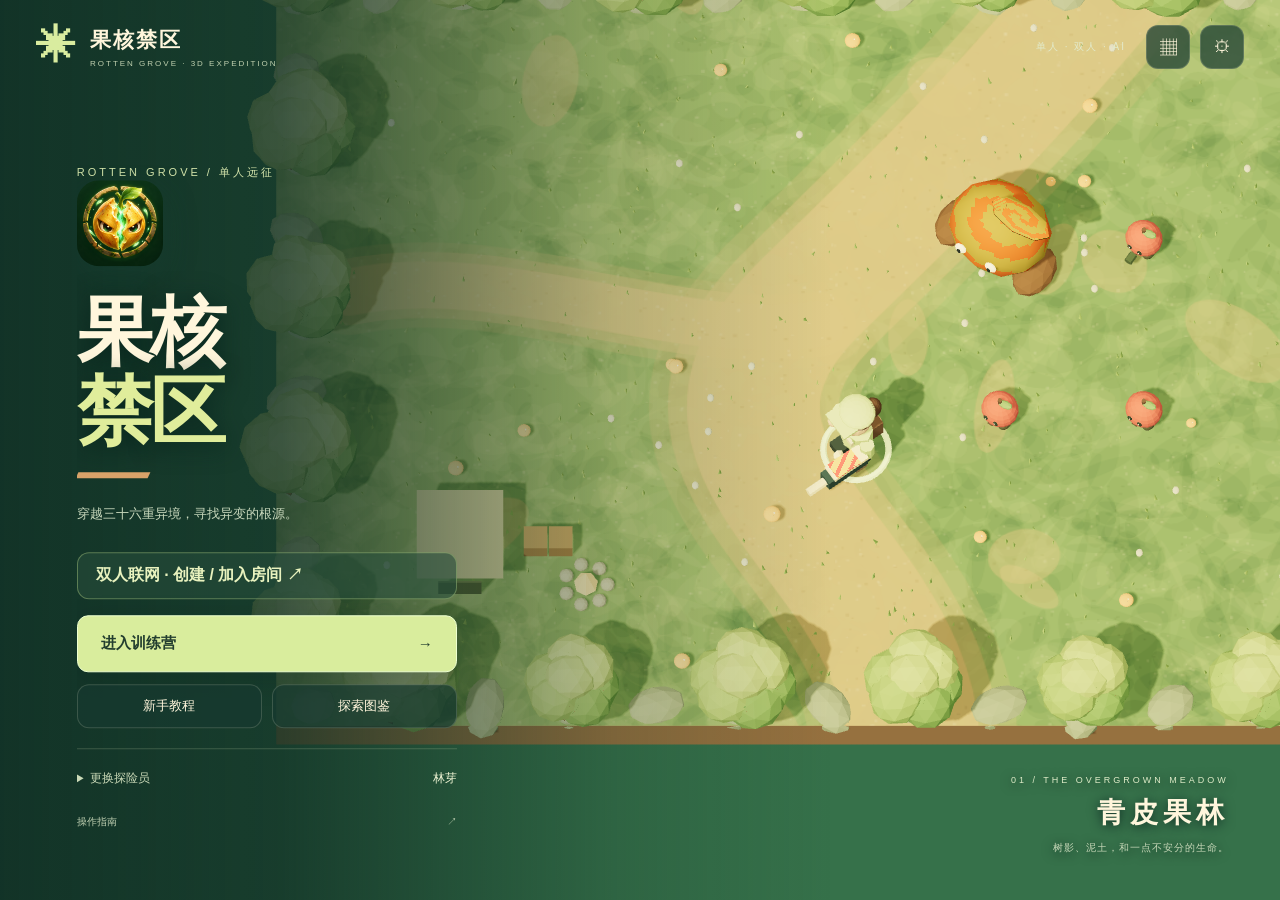
<file: index.html>
<!doctype html>
<html lang="zh-CN"><head><meta charset="utf-8"><meta name="viewport" content="width=device-width,initial-scale=1"><meta name="theme-color" content="#183b32"><title>果核禁区 · 林间远征 3D</title><link rel="icon" href="./assets/fruitcore-icon-v19.png" type="image/png"><link rel="apple-touch-icon" href="./assets/fruitcore-icon-v19.png"><link rel="stylesheet" href="style.css?v=20"></head>
<body><section id="intro" aria-label="开场动画"><div class="introForest"><i></i><i></i><i></i><i></i><i></i></div><div class="introMoon"></div><div class="introEyes"><b></b><b></b></div><p class="introCaption">那一年，果实开始注视我们。</p><div class="introTitle"><span>ROTTEN GROVE</span><h1>果核禁区</h1><p>踏入森林 · 寻找真相</p></div><button id="skipIntro">跳过动画 →</button></section><canvas tabindex="0" id="world" aria-label="3D 游戏场景"></canvas><div class="vignette"></div><div id="loading"><div class="loader"></div><b>正在唤醒森林</b><span>加载 3D 场景…</span></div>
<header><a class="brand" href="./"><span>✳</span><div>果核禁区<small>ROTTEN GROVE · 3D EXPEDITION</small></div></a><div class="header-tools"><span class="build">单人 · 双人 · AI</span><button id="collectionQuick" aria-label="图鉴与勋章">▦</button><button id="settingsOpen" aria-label="打开设置">⚙</button><button id="bagOpen" hidden aria-label="背包 B">▣</button><button id="pauseOpen" hidden aria-label="暂停游戏">Ⅱ</button></div></header>
<section id="menu"><div class="chapter">ROTTEN GROVE / 单人远征</div><img class="gameIcon" src="./assets/fruitcore-icon-v19.png" alt="果核禁区图标"><h1 class="gameTitle">果核<span>禁区</span><i></i></h1><p class="lede">穿越三十六重异境，寻找异变的根源。</p><a class="duoLink" href="https://wildrift-duo.munalee1987.chatgpt.site/duo.html">双人联网 · 创建 / 加入房间 ↗</a><button id="start" class="primary">进入训练营 <span>→</span></button><div class="menuSecondary"><button id="tutorialStart">新手教程</button><button id="collectionOpen">探索图鉴</button></div><details class="roleChooser"><summary>更换探险员 <span id="roleName"></span></summary><div id="roles"></div><p id="roleDescription"></p></details><button id="helpOpen" class="textbutton">操作指南 <span>↗</span></button></section>
<div id="sceneLabel"><span>01 / THE OVERGROWN MEADOW</span><b>青皮果林</b><small>树影、泥土，和一点不安分的生命。</small></div>
<div id="hud" hidden><button id="pilotToggle" class="glass" aria-pressed="false" aria-label="AI 托管 H 开关"><b id="pilotLabel">AI 托管</b><small id="pilotStatus">H 开启 · 解放双手</small></button><div class="stats glass"><div class="identity"><span id="portrait">✳</span><div><small>探险员</small><b id="playerName"></b></div><span id="hpText"></span></div><div class="healthtrack"><i id="hpFill"></i></div><div class="statline"><span id="revive"></span><span id="coins"></span></div></div><div class="region glass"><small id="regionIndex"></small><b id="regionName"></b><span id="objective"></span><span id="transition"></span><span id="realmRule"></span></div><div class="weapons glass"><small>当前武器 <kbd>Q</kbd> 切换</small><b id="weaponName"></b><div id="ammo"></div><div class="weaponMeta"><button id="swapButton"><span id="backupName"></span> ⇄</button><button id="reloadButton"><kbd>R</kbd> 装填</button></div></div><div class="abilities"><button id="shootButton" class="glass shootButton" aria-pressed="false" aria-label="开火：点击开启自动瞄准射击"><svg viewBox="0 0 64 48" aria-hidden="true"><path d="M7 12h40v6h10v10H28l-3 15H13l3-17H7z" fill="#dbe8b4" stroke="#6c875d" stroke-width="2"/><path d="M29 28v6h10v-6M13 14v7h26M49 19h8" fill="none" stroke="#354d37" stroke-width="3"/><path d="M10 8h28" stroke="#f9dc9a" stroke-width="3"/></svg><b id="shootLabel">点击开火</b><span>自动瞄准 · 再点停止</span></button><button id="dashButton" class="glass"><kbd>空格</kbd><b>闪避</b><span id="dashCD"></span></button><button id="throwButton" class="glass"><kbd>G</kbd><b>燃烧瓶</b><span id="molotovCount"></span></button><button id="skillButton" class="glass"><kbd>E</kbd><b id="skillName"></b><span id="skillCD"></span></button></div><div id="movePad" class="glass" aria-label="点击或按住方向键移动"><button data-move="up" aria-label="向上移动">▲</button><button data-move="left" aria-label="向左移动">◀</button><span>移动</span><button data-move="right" aria-label="向右移动">▶</button><button data-move="down" aria-label="向下移动">▼</button></div><div id="doorLabels"></div><div id="campLabels"></div><div id="unlockNotice" role="status" hidden></div><div id="slotBar" aria-label="五格携带槽"></div><div id="statusEffects" aria-label="当前增益和负面状态"></div><aside id="tutorial" class="glass" hidden><small id="tutorialCount"></small><b id="tutorialTitle"></b><p id="tutorialText"></p><button id="tutorialSkip">跳过教程</button></aside><div class="helpbar">C 互动 · M 大地图 · H AI 托管 · WASD / 左侧方向键移动 · 点击枪械开火 · 点击出口前往 · B 背包 · 1–5 切换 · T 开宝箱 · 右键点击地面行走 · Esc 暂停</div><div id="boss" hidden><div><b id="bossTitle"></b><span>异变领主</span></div><div class="bossTrack"><i id="bossFill"></i></div></div><button id="interaction" hidden></button><div id="roomLoot" class="glass"></div><div id="toast"></div><canvas id="minimap" width="204" height="158" tabindex="0" role="button" title="点击放大地图 · M" aria-label="点击打开区域大地图，M 键开关"></canvas></div>
<dialog id="settings"><div class="dialogeyebrow">FIELD SETTINGS</div><h2>调整旅途的节奏</h2><label>音效音量 <input id="volume" type="range" min="0" max="100"></label><label>实时阴影 <input id="shadows" type="checkbox"></label><label>轻微镜头震动 <input id="shake" type="checkbox"></label><label>辅助瞄准 <input id="assist" type="checkbox"></label><p>设置保存在当前浏览器。打开设置时单人游戏会暂停。</p><button id="settingsClose" class="primary">保存并返回</button></dialog>
<dialog id="modal"><div id="modalContent"></div></dialog><div id="error" hidden><h2>3D 场景未能启动</h2><p id="errorText"></p><button onclick="location.reload()">重新加载</button></div>
<script type="module" src="main.mjs?v=20"></script></body></html>
</file>
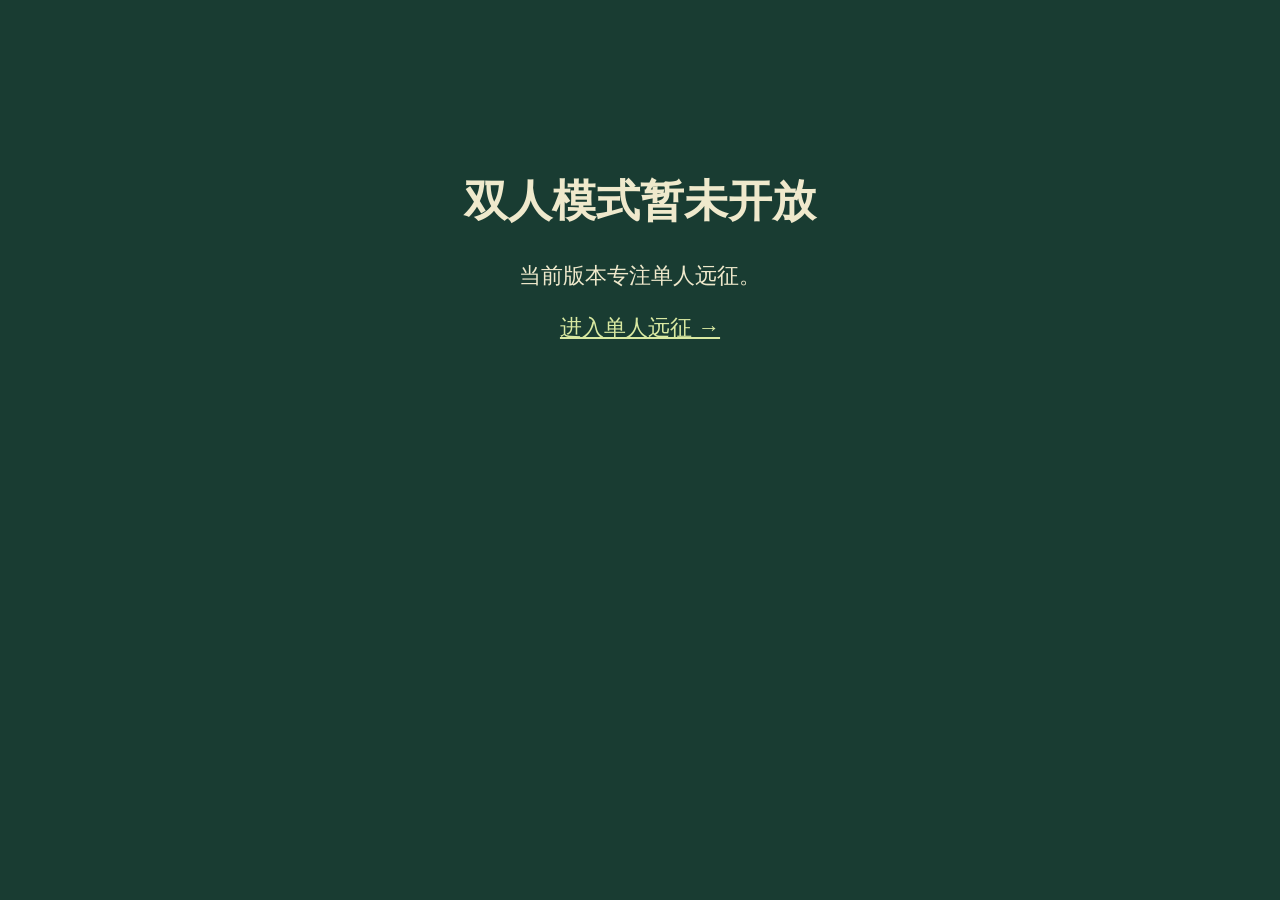
<file: classic/index.html>
<!doctype html><html lang="zh-CN"><meta charset="utf-8"><title>双人模式暂未开放</title><body style="background:#193c32;color:#efe9cc;font:22px sans-serif;text-align:center;padding:15vh 20px"><h1>双人模式暂未开放</h1><p>当前版本专注单人远征。</p><a style="color:#d9e9a2" href="../?v=6">进入单人远征 →</a></body></html>
</file>
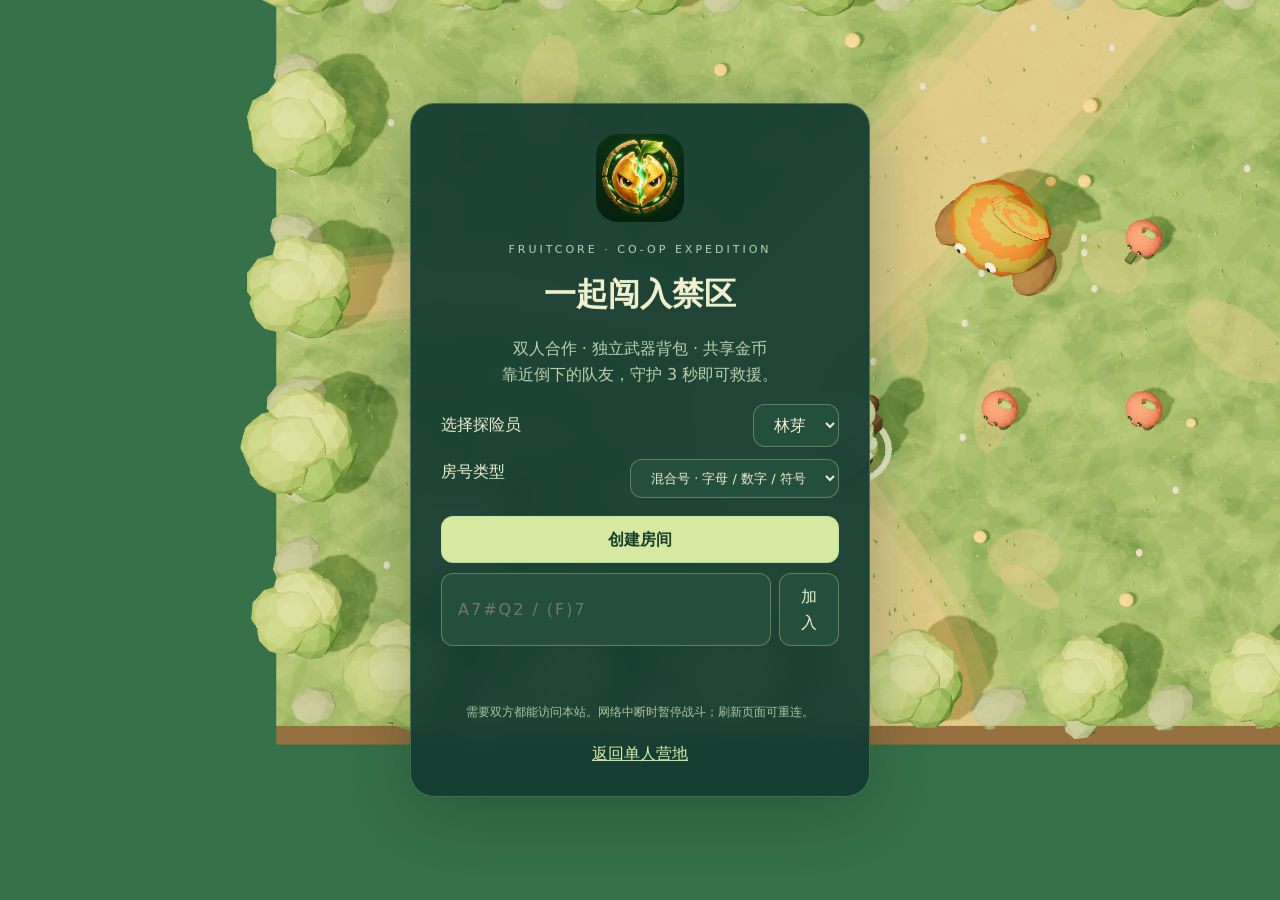
<file: duo.html>
<!doctype html><html lang="zh-CN"><head><script>if(location.hostname.endsWith(".github.io"))location.replace("https://wildrift-duo.munalee1987.chatgpt.site/duo.html");</script><meta charset="utf-8"><meta name="viewport" content="width=device-width,initial-scale=1"><title>双人远征 · 果核禁区</title><link rel="icon" href="assets/fruitcore-icon-v19.png"><link rel="stylesheet" href="duo.css?v=20"></head><body><canvas id="world"></canvas>
<section id="lobby" class="panel"><img class="icon" src="assets/fruitcore-icon-v19.png" alt="果核禁区"><p class="eyebrow">FRUITCORE · CO-OP EXPEDITION</p><h1>一起闯入禁区</h1><p>双人合作 · 独立武器背包 · 共享金币<br>靠近倒下的队友，守护 3 秒即可救援。</p><label>选择探险员 <select id="role"></select></label><div id="entry"><label>房号类型 <select id="codeType"><option value="mixed">混合号 · 字母 / 数字 / 符号</option><option value="F">特殊号 (F) + 1 位数字</option><option value="G">特殊号 (G) + 2 位数字</option></select></label><button id="create" class="primary">创建房间</button><div class="join"><input id="code" autocapitalize="characters" spellcheck="false" maxlength="5" placeholder="A7#Q2 / (F)7" aria-label="房间号"><button id="join">加入</button></div></div><div id="waiting" hidden><small>房间号 · 告诉你的队友</small><button id="roomCode" title="点击复制房间号"></button><p id="members"></p><button id="start" class="primary" disabled>等待队友加入</button><button id="leave">离开房间</button></div><p id="message" role="status"></p><small>需要双方都能访问本站。网络中断时暂停战斗；刷新页面可重连。</small><a href="./?v=20">返回单人营地</a></section>
<div id="hud" hidden><div class="top panel"><b id="zone"></b><span id="network"></span><button id="mapButton">地图 M</button><button id="bagButton">背包 B</button><button id="pause">暂停</button><button id="exit">离开</button></div><div class="health panel" id="health"></div><div class="bottom panel"><b id="weapon"></b><span id="notice"></span><div class="actions"><button data-action="shoot">开火 F</button><button data-action="dash">闪避 空格</button><button data-action="skill">技能 E</button><button data-action="swap">换枪 Q</button><button data-action="openChest">开箱 T</button><button data-action="campInteract">互动 C</button><button data-action="interact">跨区 Enter</button></div><small>WASD 移动 · 鼠标瞄准 / 左键射击 · R 装填 · G 火瓶 · 房主带队进入房间</small></div><div class="dpad"><button data-move="w">↑</button><div><button data-move="a">←</button><button data-move="s">↓</button><button data-move="d">→</button></div></div></div>
<dialog id="modal"><button id="closeModal">关闭 ×</button><h2 id="modalTitle"></h2><div id="modalBody"></div></dialog><script type="module" src="duo-main.mjs?v=20"></script></body></html>
</file>
<file: style.css>
:root{--cream:#fff6dc;--green:#d5ef95;--ink:#17382f}*{box-sizing:border-box}body{margin:0;overflow:hidden;background:#18392e;color:var(--cream);font-family:ui-sans-serif,-apple-system,BlinkMacSystemFont,"PingFang SC","Microsoft YaHei",sans-serif}button,input{font:inherit}button,a{-webkit-tap-highlight-color:transparent}button{cursor:pointer;border:1px solid #f5f3d52b;color:var(--cream);background:#173a30b8;border-radius:12px;padding:12px 17px;transition:background .2s,transform .2s}button:hover{background:#315b43;transform:translateY(-2px)}button:focus-visible,a:focus-visible{outline:3px solid #e2fba5;outline-offset:4px}a{color:inherit}[hidden]{display:none!important}#world{position:fixed;inset:0;width:100%;height:100%;touch-action:none;outline:none}.vignette{position:fixed;inset:0;pointer-events:none;background:linear-gradient(90deg,#102f25ee 0%,#102f25c9 22%,#102f2530 48%,transparent 65%)}header{position:fixed;z-index:5;top:0;left:0;right:0;padding:25px 36px;display:flex;align-items:center;justify-content:space-between;pointer-events:none}.brand{display:flex;gap:12px;text-decoration:none;font-size:21px;font-weight:900;letter-spacing:2px;pointer-events:auto}.brand>span{font-size:40px;line-height:1;color:#d9ec9f}.brand small{display:block;font-size:8px;letter-spacing:2px;font-weight:500;margin-top:5px;color:#c1d1b0}.header-tools{display:flex;gap:10px;align-items:center;pointer-events:auto}.build{font-size:10px;letter-spacing:2px;color:#e2eaca;margin-right:10px}.header-tools button{font-size:17px;backdrop-filter:blur(12px);width:44px;height:44px;padding:0}#menu{position:absolute;left:6vw;top:50%;transform:translateY(-45%);width:365px;max-height:calc(100vh - 130px);overflow-y:auto;scrollbar-width:thin}.chapter{font-size:11px;letter-spacing:3px;color:#d3e3aa;display:flex;align-items:center;gap:10px}.chapter i{width:6px;height:6px;border-radius:50%;background:#d7f097;box-shadow:0 0 15px #d7f097}h1{font-size:clamp(44px,4.8vw,67px);letter-spacing:-2px;line-height:1.15;margin:23px 0;font-weight:900}h1 em{font-style:normal;color:#d9ee9b}.lede{font-size:12px;line-height:2.1;color:#c8d8bc;margin-bottom:18px}.expedition{font-size:10px;color:#d0dfbc;display:flex;align-items:center;gap:12px;margin-bottom:30px}.expedition b{color:#97af83}.choose-label{display:flex;align-items:center;justify-content:space-between;font-size:10px;letter-spacing:1px;color:#aebf9d;margin-bottom:11px}.choose-label span{color:#e5efcc}#roles{display:flex;gap:9px}.role{flex:1;border-radius:12px;border:1px solid #f6f3cf2b;padding:9px 3px;background:#244a3caa;text-align:center;font-size:10px}.role.active{border-color:#d3ed91;background:#d4ed9120}.role span{display:block;font-size:27px;margin-bottom:6px}.role small{font-size:10px}.role:nth-child(1) span{color:#dbec9e}.role:nth-child(2) span{color:#f3b97e}.role:nth-child(3) span{color:#96d9e7}.role:nth-child(4) span{color:#eab0d9}#roleDescription{font-size:11px;color:#baccab;line-height:1.8;min-height:40px;margin:12px 0 16px}.primary{background:#d9ed9d;border:1px solid #edffd0;color:#233e2f;display:flex;justify-content:space-between;align-items:center;font-weight:800;width:100%;font-size:15px;padding:18px 23px;border-radius:11px;box-shadow:0 7px 28px #061b1730}.primary:hover{background:#e6f7b8}.textbutton{width:100%;padding:14px 0;background:none;border:0;color:#c0d0b2;font-size:10px;display:flex;justify-content:space-between}.textbutton:hover{background:none;color:#fff}.legacy{font-size:9px;color:#9db69e;text-decoration:none;display:inline-block;margin-top:6px}#sceneLabel{position:fixed;right:4vw;bottom:5vh;text-align:right;text-shadow:0 2px 12px #102d24}#sceneLabel>*{display:block}#sceneLabel span{font-size:9px;letter-spacing:3px;color:#ddebc7}#sceneLabel b{font-size:28px;letter-spacing:5px;margin:9px 0}#sceneLabel small{font-size:10px;letter-spacing:1px;color:#c7d9b9}.playing .vignette{background:linear-gradient(#102c2433,transparent 25%,transparent 80%,#102c2444)}.playing header{padding:18px 26px}.playing .brand{font-size:16px}.playing .brand>span{font-size:32px}.playing .build{display:none}#hud{position:fixed;inset:0;pointer-events:none}.glass{background:#14372de0;border:1px solid #d8e8ac33;box-shadow:0 8px 24px #152c2233;backdrop-filter:blur(12px);border-radius:14px}.stats{position:absolute;top:88px;left:25px;width:232px;padding:15px}.identity{display:flex;gap:10px;align-items:center}.identity>span:first-child{font-size:25px;color:#deed9b}.identity small{display:block;font-size:9px;color:#a8bd9a}.identity b{font-size:14px;display:block;margin-top:4px}#hpText{margin-left:auto;font-size:12px;font-variant-numeric:tabular-nums}.healthtrack{height:7px;background:#05291f;border-radius:6px;overflow:hidden;margin:12px 0 10px}.healthtrack i{display:block;height:100%;background:#d6ef93;transition:width .15s}.statline{display:flex;justify-content:space-between;font-size:9px;color:#c4d5ad}.region{position:absolute;top:24px;left:50%;transform:translateX(-50%);padding:12px 28px;text-align:center;min-width:220px}.region>*{display:block}.region small{font-size:8px;letter-spacing:2px;color:#d2e69e}.region b{font-size:18px;letter-spacing:2px;margin:4px 0 6px}.region span{font-size:10px;color:#d2ddbc}.weapons{position:absolute;bottom:46px;left:25px;width:245px;padding:16px 18px}.weapons>small{font-size:9px;color:#b7ccaa;display:block}.weapons>small kbd{margin-left:10px}.weapons>b{display:block;font-size:21px;margin:10px 0 8px}#ammo{font-size:19px;color:#dcecaa;font-variant-numeric:tabular-nums}.weaponMeta{display:flex;justify-content:space-between;color:#acbf9c;font-size:9px;margin-top:10px}kbd{border:1px solid #bfd1a750;border-radius:4px;padding:2px 4px;font-size:9px;font-family:inherit;color:#d4dfbe}.abilities{position:absolute;bottom:46px;right:25px;display:flex;gap:10px}.abilities>div{display:grid;grid-template-columns:auto auto;gap:7px 10px;padding:12px 15px;min-width:114px}.abilities b{font-size:11px}.abilities span{font-size:9px;grid-column:1/3;color:#c8dfa9}.helpbar{position:absolute;bottom:17px;left:50%;transform:translateX(-50%);font-size:9px;color:#e1e9cb;white-space:nowrap;text-shadow:0 1px 4px #000}#boss{position:absolute;bottom:140px;left:32%;right:32%}#boss>div:first-child{display:flex;justify-content:space-between;margin-bottom:8px;font-size:13px;text-shadow:0 1px 5px #000}#boss span{font-size:10px;color:#ffcc9e}.bossTrack{height:9px;background:#1b2826;border:1px solid #ffc39866;border-radius:9px;overflow:hidden}.bossTrack i{display:block;height:100%;background:linear-gradient(90deg,#d87656,#f6b378)}#toast{position:absolute;top:23%;left:50%;transform:translateX(-50%);padding:12px 22px;background:#18372bce;border:1px solid #cce79b50;border-radius:40px;font-size:13px;color:#ebf5c8;transition:opacity .3s;text-align:center}#toast:empty{opacity:0}#interaction{position:absolute;bottom:25%;left:50%;transform:translateX(-50%);font-size:13px;color:#f3ffcf;text-shadow:0 2px 6px #142e22}#minimap{position:absolute;right:25px;top:90px;border:1px solid #dbeac043;border-radius:12px;background:#14382bd9}dialog{width:490px;max-width:90vw;border:1px solid #e1edb34a;border-radius:20px;background:#193d31;color:#f1f5d9;padding:30px;box-shadow:0 24px 100px #102a2480}dialog::backdrop{background:#102b2399;backdrop-filter:blur(8px)}dialog h2{font-size:27px;margin:10px 0 16px}.dialogeyebrow{font-size:9px;letter-spacing:3px;color:#cee4a1}dialog p{font-size:12px;color:#bed0ae;line-height:1.9}dialog label{display:flex;align-items:center;justify-content:space-between;font-size:13px;margin:24px 0}input{accent-color:#d3ec9c}dialog .primary{margin-top:24px}.choices{display:flex;flex-direction:column;gap:10px;margin-top:22px}.choice{text-align:left;padding:15px 18px;background:#274b39}.choice b{display:block;color:#e2efb2;margin-bottom:5px;font-size:14px}.choice span{font-size:11px;color:#bbcead}.modalActions{display:flex;gap:10px;margin-top:24px}.modalActions button{flex:1}.controls{display:grid;grid-template-columns:90px 1fr;gap:12px;font-size:12px;color:#c6d7b5;line-height:1.6}#loading{position:fixed;inset:0;z-index:20;background:#183b30;display:flex;align-items:center;justify-content:center;flex-direction:column;gap:16px}#loading b{letter-spacing:4px;font-size:20px}#loading span{font-size:11px;color:#c1d7ad}.loader{width:40px;height:40px;border:2px solid #dceda333;border-top-color:#dceda3;border-radius:50%;animation:spin 1s linear infinite}@keyframes spin{to{transform:rotate(360deg)}}#error{position:fixed;inset:20%;z-index:30;background:#193d31;padding:40px;border-radius:20px}#error p{line-height:1.8}#error a{margin:20px;font-size:12px}@media(max-width:800px){header{padding:18px}.build{display:none}#menu{left:5vw;width:310px}.vignette{background:linear-gradient(90deg,#102f25ee,#102f2599 45%,transparent)}h1{font-size:47px}.expedition{margin-bottom:20px}#sceneLabel{display:none}.region{top:82px;padding:10px 18px;min-width:160px;left:auto;right:20px;transform:none}.stats{top:82px;left:18px;width:200px}#minimap{top:190px;right:18px;width:110px;height:84px}.helpbar{font-size:8px}.weapons{left:18px;width:190px}.abilities{right:18px}.abilities>div{min-width:85px;padding:10px}#boss{left:28%;right:28%}}@media(max-height:720px){#menu{top:53%;max-height:calc(100vh - 105px)}h1{font-size:45px;margin:15px 0}.lede{font-size:11px;margin:12px 0}.expedition{margin-bottom:18px}#roleDescription{margin:8px 0;min-height:30px}.primary{padding:14px 20px}.role{padding:6px 2px}.role span{font-size:23px}#sceneLabel{bottom:3vh}}@media(max-width:520px){#menu{width:85vw}.vignette{background:#102f25b5}.helpbar{display:none}.abilities{bottom:30px}.weapons{bottom:30px}.abilities>div{min-width:65px;padding:8px}.abilities b{font-size:9px}.region{min-width:130px}.region b{font-size:14px}.stats{width:175px}}

#roles{display:grid;grid-template-columns:repeat(4,1fr);gap:7px}.role span{font-size:22px}.role svg{display:block;margin:0 auto 4px;width:42px;height:42px}.role{padding:6px 3px}.collectionbutton{margin-top:10px;display:flex;justify-content:space-between;width:100%;font-size:11px;background:#254a39b0;padding:11px 14px}.collectionbutton span{color:#d9dfb6}.collectionDialog{width:780px;max-height:85vh;overflow:auto}.codexTabs{display:flex;gap:8px;margin:15px 0}.codexTabs button{flex:1;font-size:12px}.codexTabs button.active{background:#d5e69c;color:#244132}.codexGrid{display:grid;grid-template-columns:repeat(4,1fr);gap:10px}.codexCard{background:#244b3a;border:1px solid #e2ecc72b;border-radius:12px;padding:15px 10px;text-align:center}.codexCard.locked{opacity:.45}.codexCard>b{display:block;font-size:12px;margin:12px 0 7px}.codexCard>small{display:block;font-size:10px;color:#becfac;line-height:1.7}.gunIcon{font-size:29px;color:#e6d096}.medalIcon{display:flex;margin:auto;align-items:center;justify-content:center;width:44px;height:44px;border:2px solid #e3c47d;border-radius:50%;color:#f2d795;background:#6c6740;font-size:23px;box-shadow:0 0 0 4px #e3c47d14}.codexCard.locked .medalIcon{filter:grayscale(1)}.collectionDialog h2{font-size:23px}.collectionDialog .dialogeyebrow{margin-top:4px}#minimap{width:204px;height:158px}.abilities>div{min-width:100px}.expedition{margin-bottom:18px}.lede{margin-bottom:14px}#menu{width:365px}h1{font-size:clamp(40px,4.3vw,60px);margin:18px 0}#roleDescription{min-height:32px;margin:9px 0 13px}@media(max-height:850px){#menu{top:52%;max-height:calc(100vh - 110px)}h1{font-size:43px;margin:13px 0}.lede{font-size:11px;line-height:1.8}.role svg{width:34px;height:34px}.role{padding:4px 2px}.choose-label{margin-bottom:7px}.expedition{margin-bottom:14px}.chapter{font-size:10px}.primary{padding:14px 20px}.textbutton{padding:10px 0}.collectionbutton{padding:9px 12px}}@media(max-width:800px){#menu{width:310px}.codexGrid{grid-template-columns:repeat(3,1fr)}.abilities>div{min-width:75px}#minimap{top:175px;width:164px;height:127px}}@media(max-width:520px){#menu{width:85vw}.codexGrid{grid-template-columns:repeat(2,1fr)}.abilities{bottom:180px;right:12px;flex-direction:column}.abilities>div{padding:7px}.weapons{width:185px}.helpbar{display:none}}

.abilities>button{pointer-events:auto;display:grid;grid-template-columns:auto auto;gap:7px 10px;padding:12px 15px;min-width:100px;text-align:left;touch-action:manipulation}.abilities>button span{grid-column:1/3;font-size:9px;color:#cadcb0}.abilities>button b{font-size:11px}.abilities .shootButton{min-width:140px;grid-template-columns:46px auto;border-color:#d3e6a483;background:#274b37}.shootButton svg{width:48px;height:38px;grid-row:1/3}.abilities .shootButton span{grid-column:2;font-size:8px}.shootButton.active{background:#59723f;box-shadow:0 0 0 2px #d0ee91}.weaponMeta button{pointer-events:auto;padding:5px;font-size:9px;border-radius:5px}.doorLabel{position:fixed;transform:translate(-50%,-50%);pointer-events:auto;background:#d7eaa3;color:#28442e;font-weight:700;font-size:11px;border:2px solid #f2f6c8;border-radius:18px;padding:10px 13px;box-shadow:0 4px 18px #142f2780;white-space:nowrap}.doorLabel:hover{transform:translate(-50%,-50%) scale(1.04);background:#edf6c8}.doorLabel.locked{background:#8d5447;color:#ffe3c3;border-color:#c58d70}#movePad{position:absolute;left:28px;bottom:220px;display:grid;grid-template-columns:repeat(3,38px);grid-template-rows:repeat(3,34px);gap:3px;padding:9px;pointer-events:auto}#movePad button{padding:0;touch-action:none;font-size:16px;border-radius:7px}#movePad button[data-move=up]{grid-column:2}#movePad button[data-move=left]{grid-row:2;grid-column:1}#movePad button[data-move=right]{grid-row:2;grid-column:3}#movePad button[data-move=down]{grid-row:3;grid-column:2}#movePad span{grid-row:2;grid-column:2;align-self:center;text-align:center;font-size:9px;color:#d3e5b5}.playing #toast{top:28%}#interaction{bottom:24%;pointer-events:auto;cursor:pointer}#world:focus{outline:none}@media(max-width:1000px){.abilities{gap:6px}.abilities>button{min-width:75px;padding:10px}.abilities .shootButton{min-width:110px;grid-template-columns:35px auto}.shootButton svg{width:34px}.abilities .shootButton span{display:none}#movePad{left:18px}}@media(max-width:700px){.abilities{right:12px;bottom:210px;flex-direction:column}.abilities>button{min-width:100px}.doorLabel{font-size:10px;padding:8px}.helpbar{display:none}#movePad{bottom:205px}}

#transition{font-size:12px;color:#d5dfab;margin-top:5px}.region{min-width:280px}

#interaction{z-index:8;background:#e0ed9d;color:#263d2f;border:2px solid #fff1b7;padding:15px 24px;font-weight:900;text-shadow:none;bottom:23%;box-shadow:0 0 25px #d4ec8855}#interaction:empty{display:none}#roomLoot{position:absolute;right:25px;top:265px;width:220px;padding:10px;display:grid;gap:8px;pointer-events:auto}#roomLoot:empty{display:none}#roomLoot button{font-size:12px;padding:12px 8px;background:#36533d}#roomLoot button:disabled{opacity:.55;cursor:default}#roomLoot small{font-size:10px;line-height:1.6;color:#d7dfbf}@media(max-width:700px){#roomLoot{top:240px;right:10px;width:170px}#interaction{bottom:17%;font-size:12px}}

/* Quiet menu and large model plates */
#menu{width:380px;top:50%;transform:translateY(-42%)}.gameTitle{font-size:76px!important;line-height:1.05;letter-spacing:-3px;margin:22px 0!important;position:relative;font-weight:950;text-shadow:0 4px 25px #09261d}.gameTitle span{display:block;color:#e0ed9b}.gameTitle i{display:block;width:72px;height:6px;background:#d9a269;margin-top:20px;transform:skewX(-25deg)}.menuSecondary{display:grid;grid-template-columns:1fr 1fr;gap:10px;margin:12px 0}.menuSecondary button{font-size:13px}.roleChooser{margin-top:20px;border-top:1px solid #dce8bd33;padding-top:15px}.roleChooser summary{cursor:pointer;font-size:12px;color:#cbdab8;padding:6px 0 14px}.roleChooser summary span{float:right;color:#eff4d4}.roleChooser[open] #roles{margin-top:8px}.lede{margin:20px 0 25px;font-size:13px}.playing .gameTitle{display:none}.collectionDialog{width:960px}.codexGrid{grid-template-columns:repeat(3,1fr)}.archiveImage{display:block;width:100%;height:180px;object-fit:contain;background:radial-gradient(ellipse,#85976c55,transparent 70%);border-radius:10px}.codexCard.locked{opacity:1}.codexCard.locked small{color:#9eb095}.codexCard>b{font-size:15px}.codexCard{padding:12px}.codexTabs{flex-wrap:wrap}.codexTabs button{min-width:100px}#tutorial{position:fixed;left:50%;top:160px;transform:translateX(-50%);width:340px;padding:15px 20px;pointer-events:auto;z-index:10;border-color:#cfe398}#tutorial small{font-size:10px;color:#d6e7a9;display:block}#tutorial b{font-size:18px;display:block;margin:7px 0}#tutorial p{font-size:12px;line-height:1.7;margin:5px 0 10px}#tutorial button{font-size:10px;padding:5px 9px;float:right}.playing .brand small{display:none}
#intro{position:fixed;inset:0;background:#102b25;z-index:1000;overflow:hidden;isolation:isolate}.introMoon{position:absolute;width:210px;height:210px;border-radius:50%;background:#dfedb5;top:16%;left:calc(50% - 105px);box-shadow:0 0 100px #e1ef9a33;animation:moonrise 6s ease-out both}.introForest{position:absolute;inset:0;filter:blur(1px)}.introForest i{position:absolute;bottom:-15%;width:38%;height:110%;background:#214331;border-radius:50% 50% 0 0;transform:rotate(12deg);box-shadow:inset -30px 10px 0 #19372c}.introForest i:nth-child(1){left:-16%;height:130%}.introForest i:nth-child(2){left:6%;height:76%;background:#2e5138}.introForest i:nth-child(3){right:4%;height:85%}.introForest i:nth-child(4){right:-17%;height:130%;transform:rotate(-12deg)}.introForest i:nth-child(5){left:35%;width:30%;height:40%;background:#183b2d}.introEyes{position:absolute;left:calc(50% - 55px);top:57%;display:flex;gap:50px;animation:eyes 6s both}.introEyes b{width:30px;height:16px;border-radius:50%;background:#efc68e;box-shadow:0 0 25px #ffbf70;transform:rotate(15deg)}.introEyes b+b{transform:rotate(-15deg)}.introCaption{position:absolute;bottom:18%;width:100%;text-align:center;letter-spacing:5px;color:#e4edc9;animation:caption 6s both}.introTitle{position:absolute;inset:0;display:flex;flex-direction:column;align-items:center;justify-content:center;background:#15352bf0;animation:introReveal 6s both}.introTitle h1{font-size:clamp(52px,9vw,120px);letter-spacing:8px;color:#dfedac;margin:22px}.introTitle>span{font-size:12px;letter-spacing:9px;color:#c1d89e}.introTitle p{letter-spacing:5px;font-size:13px;color:#c9d9b0}#skipIntro{position:absolute;right:30px;bottom:30px;z-index:2;background:#173a30c9}#error{z-index:1100}@keyframes moonrise{from{transform:translateY(100px);opacity:0}40%,to{transform:translateY(0);opacity:1}}@keyframes eyes{0%,25%{opacity:0}40%,65%{opacity:1}80%,to{opacity:0}}@keyframes caption{0%,12%{opacity:0}25%,55%{opacity:1}70%,to{opacity:0}}@keyframes introReveal{0%,65%{opacity:0;transform:scale(1.08)}85%,to{opacity:1;transform:scale(1)}}@media(prefers-reduced-motion:reduce){#intro *{animation:none!important}.introEyes,.introCaption{display:none}.introTitle{opacity:1}}@media(max-width:600px){#menu{width:85vw}.gameTitle{font-size:60px!important}.codexGrid{grid-template-columns:repeat(2,1fr)}.archiveImage{height:145px}#tutorial{width:290px;top:270px}.introTitle h1{font-size:48px;letter-spacing:3px}}@media(max-height:720px){.gameTitle{font-size:48px!important;margin:12px 0!important}.gameTitle span{display:inline}.gameTitle i{margin-top:12px}.lede{margin:15px 0}#menu{max-height:calc(100vh - 110px)}}

#statusEffects{position:absolute;top:215px;left:25px;width:240px;display:flex;gap:5px;flex-wrap:wrap;pointer-events:auto}#statusEffects span{font-size:11px;border:1px solid;border-radius:8px;padding:6px 8px;cursor:help}.statusBuff{background:#294d36ed;color:#d9f0a6;border-color:#b9d785!important}.statusDebuff{background:#553a50ed;color:#f1b9ce;border-color:#c985a9!important}#realmRule{max-width:340px;font-size:10px;line-height:1.5;color:#e1d7b7;margin-top:5px}@media(max-width:700px){#statusEffects{top:165px;left:10px;width:170px}#statusEffects span{font-size:10px;padding:4px}#realmRule{max-width:220px}}

.bagDialog{width:1060px}.bagSlots{display:grid;grid-template-columns:repeat(5,1fr);gap:10px;margin:20px 0}.bagSlots button{min-height:130px;padding:8px;display:flex;flex-direction:column;justify-content:center;align-items:center;font-size:11px}.bagSlots img{width:95px;height:85px;object-fit:contain}.bagSlots .selected{border:2px solid #e5ce85;background:#466144}.bagSlots button:disabled{opacity:.6}.installedCards{display:flex;align-items:center;gap:8px;flex-wrap:wrap;padding:14px;background:#0f2e24;border-radius:12px}.installedCards b{width:100%;font-size:13px}.installedCards button{font-size:11px;flex:1}.bagWeapons{display:flex;gap:6px;flex-wrap:wrap;max-height:140px;overflow:auto}.bagWeapons button{padding:8px;font-size:11px}.bagItems{display:grid;grid-template-columns:repeat(4,1fr);gap:10px;padding:15px;background:#122f25;border:1px solid #b3ca8b55;border-radius:16px;min-height:240px}.bagItems button{min-height:110px;text-align:left;padding:12px;border-color:#d9ca8b88;background:linear-gradient(135deg,#4a6243,#283f36)}.bagItems b,.bagItems span{display:block}.bagItems b{font-size:13px;color:#f0d59b;margin-bottom:10px}.bagItems span{font-size:10px;color:#d8dfc8;line-height:1.6}.bagItems .cardMissing{opacity:.4}.bagItems button:disabled{cursor:default}.bagDialog h3{font-size:13px;margin:22px 0 10px}.bagDialog>p{font-size:11px}#slotBar{position:absolute;bottom:48px;left:50%;transform:translateX(-50%);display:flex;gap:4px;pointer-events:auto}#slotBar button{padding:7px;width:34px;background:#203f31}#slotBar button.active{border-color:#e4de9b;background:#617547}@media(max-width:700px){.bagSlots{gap:4px}.bagSlots img{width:45px;height:50px}.bagSlots button{min-height:90px;font-size:9px}.bagItems{grid-template-columns:repeat(2,1fr)}#slotBar{bottom:32px;left:55%}.bagWeapons{max-height:100px}}

#pilotToggle{position:fixed;left:32px;top:275px;z-index:25;display:flex;flex-direction:column;gap:6px;padding:13px 20px;min-width:180px;color:#e2edc7;cursor:pointer;text-align:left}#pilotToggle b{font-size:18px}#pilotToggle small{font-size:12px;color:#b8c8a5}#pilotToggle.active{border-color:#d8efa2;background:#365b43;box-shadow:0 0 16px #d0ec8840}#pilotToggle:focus-visible{outline:3px solid #edf4c5}@media(max-width:800px){#pilotToggle{left:12px;top:225px;min-width:140px;padding:10px}#pilotToggle b{font-size:15px}}

#minimap{cursor:pointer}#minimap:focus-visible{outline:3px solid #efd39a}.mapDialog{width:min(850px,94vw);max-width:94vw;max-height:85vh;overflow:auto}.expandedMap{display:grid;gap:6px;min-width:0;margin:16px 0;padding:12px;background:#112d27;border-radius:14px}.mapRoom{font-size:11px;padding:4px;border:1px solid #89a17e;border-radius:8px;background:#345144;color:#dbe8bd;overflow:hidden}.mapShop{background:#826332;border-color:#f0cd7d;color:#fff1bb;font-weight:800}.mapCurrent{background:#d8e8a6;color:#233f32;border:3px solid #fff6c8}.doorLabel.shopDoor,.doorLabel.routeDoor{border:2px solid #f0cc80;color:#ffedb7;box-shadow:0 0 18px #eac26e55}.mapDialog p{font-size:13px;line-height:1.6}@media(max-width:600px){.expandedMap{gap:3px;padding:5px}.mapRoom{font-size:9px;padding:2px}}

.archiveUnknown{height:180px;display:grid;place-items:center;font-size:90px;font-weight:700;color:#c0d0a2;background:radial-gradient(ellipse,#56705c55,transparent);border-radius:14px}.campLabel{position:fixed;transform:translate(-50%,-100%);z-index:16;font-size:12px;padding:7px 10px;border:1px solid #d6e6a366;background:#173c31d9;color:#e4ebc1;border-radius:10px;cursor:pointer}#unlockNotice{position:fixed;top:205px;left:50%;transform:translateX(-50%);z-index:55;padding:14px 24px;background:#d8e8ad;color:#254334;border-radius:12px;box-shadow:0 6px 24px #102a2444;font-weight:700;pointer-events:none}#unlockNotice[hidden]{display:none}@media(max-width:800px){.campLabel{font-size:10px;padding:5px}#unlockNotice{top:180px;max-width:75vw}}

.statline{flex-wrap:wrap;gap:8px}#coins{font-size:12px;white-space:normal;text-align:right}

.gameIcon{width:86px;height:86px;object-fit:cover;border-radius:22px;box-shadow:0 12px 32px #163e3266}.duoLink{display:block;color:#e8f2be;font-weight:700;margin:16px 0;text-decoration:none;padding:12px 18px;border:1px solid #b9d48766;border-radius:12px;background:#274d3b99}
</file>
<file: duo.css>
*{box-sizing:border-box}body{margin:0;background:#163d32;color:#eff0ce;font:16px/1.6 system-ui,sans-serif}canvas{position:fixed;inset:0;width:100%;height:100%;touch-action:none}.panel,dialog{background:#123b31ed;border:1px solid #acc68855;border-radius:24px;box-shadow:0 18px 70px #09271c50;backdrop-filter:blur(12px)}#lobby{position:absolute;top:50%;left:50%;transform:translate(-50%,-50%);width:min(460px,94vw);padding:30px;text-align:center;max-height:95vh;overflow:auto}.icon{width:88px;border-radius:22px}h1{font-size:32px;margin:8px 0}p{color:#c1d1ae}.eyebrow{font-size:11px;letter-spacing:3px}button,input,select{font:inherit;border-radius:12px;border:1px solid #b8ce8b66;padding:10px 16px;color:inherit;background:#254f3d}button{cursor:pointer}button:hover{background:#416746}button:disabled{opacity:.45;cursor:default}.primary{background:#d5e9a0;color:#183e2d;font-weight:700}#entry>button,#start{width:100%;margin:18px 0 10px}.join{display:flex;gap:8px}.join input{width:100%;min-width:0;letter-spacing:5px}label{display:flex;align-items:center;justify-content:space-between}#roomCode{display:block;font-size:40px;letter-spacing:10px;width:100%;margin:8px 0}small{display:block;font-size:12px;color:#b1c39d}a{display:block;color:#dceca9;margin-top:18px}#message{min-height:25px;color:#f2c38c}.top{position:fixed;top:16px;left:16px;right:16px;display:flex;gap:12px;padding:12px 18px;align-items:center}.top b{margin-right:auto}.top span{font-size:12px}.health{position:fixed;top:96px;left:16px;padding:16px;min-width:200px}.health progress{width:100%;accent-color:#c9e68e}.bottom{position:fixed;bottom:16px;left:50%;transform:translateX(-50%);padding:14px 20px;max-width:95vw;width:800px}.bottom>span{float:right;font-size:13px}.actions{display:flex;gap:6px;margin:8px 0;flex-wrap:wrap}.actions button{font-size:13px;padding:8px 12px}.dpad{position:fixed;bottom:220px;left:20px;text-align:center;display:none}.dpad button{touch-action:none;width:48px;height:48px;padding:0}dialog{color:inherit;width:min(760px,94vw);max-height:85vh;padding:24px}dialog::backdrop{background:#0a201b99}#closeModal{float:right}#modalBody{clear:both}.grid{display:grid;grid-template-columns:repeat(auto-fill,minmax(145px,1fr));gap:10px}.grid button{font-size:13px}.map{position:relative;height:470px;overflow:auto}.maproom{position:absolute;padding:4px;min-width:58px;font-size:11px;border:1px solid #90ac72;background:#28503b;text-align:center;border-radius:8px}.current{background:#d7eaaa;color:#173c2e}.muted{opacity:.55}.upgrade{display:flex;gap:12px}#modalBody img{width:96px;height:96px;object-fit:contain;display:block;margin:auto}@media(pointer:coarse){.dpad{display:block}}@media(max-width:700px){.top{gap:5px;padding:8px}.top button{font-size:11px;padding:8px}.top b{font-size:13px}.top span{position:absolute;top:58px;right:0}.health{top:90px;min-width:150px;font-size:12px;padding:10px}.bottom{padding:12px}.bottom>span{float:none;display:block}.actions button{font-size:12px;padding:6px}.bottom small{font-size:10px}}
#codeType{max-width:72%;font-size:13px;margin-top:12px}.join input{letter-spacing:2px}
</file>
